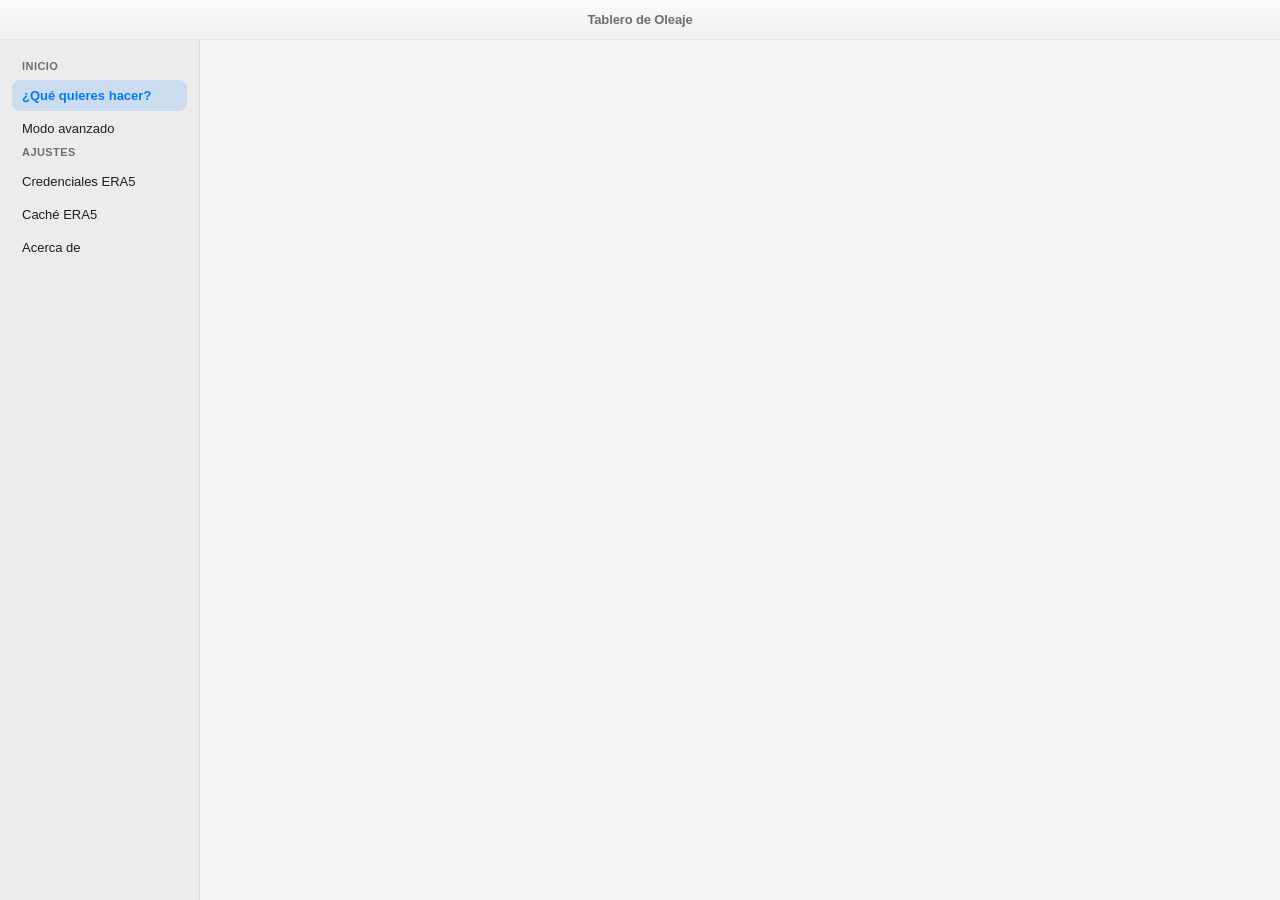
<file: ui/index.html>
<!DOCTYPE html>
<html lang="es">
<head>
  <meta charset="UTF-8" />
  <meta name="viewport" content="width=device-width, initial-scale=1" />
  <title>Tablero de Oleaje</title>
  <link rel="stylesheet" href="styles.css" />
</head>
<body>
  <div class="window" id="window">
    <header class="titlebar">
      <h1 class="titlebar-title">Tablero de Oleaje</h1>
    </header>

    <div class="content" id="content">
      <aside class="sidebar" id="sidebar">
        <div class="sidebar-section">Inicio</div>
        <button type="button" class="nav-item active" data-nav="inicio">¿Qué quieres hacer?</button>
        <button type="button" class="nav-item" data-nav="avanzado">Modo avanzado</button>
        <div class="sidebar-section">Ajustes</div>
        <button type="button" class="nav-item" data-nav="credenciales">Credenciales ERA5</button>
        <button type="button" class="nav-item" data-nav="cache">Caché ERA5</button>
        <button type="button" class="nav-item" data-nav="acerca">Acerca de</button>
      </aside>

      <main class="main" id="main"></main>
    </div>
  </div>

  <dialog id="dlg-borde" class="modal">
    <form method="dialog" class="modal-box">
      <h3>Condición de borde</h3>
      <label class="radio"><input type="radio" name="modo" value="retorno" checked /> Periodo de retorno (Gumbel)</label>
      <label class="radio"><input type="radio" name="modo" value="maximo" /> Máximo observado</label>
      <label class="radio"><input type="radio" name="modo" value="reinante" /> Oleaje reinante (p50)</label>
      <label class="field">T [años] (solo retorno)
        <input type="number" id="borde-tr" value="100" min="1" />
      </label>
      <div class="modal-actions">
        <button type="button" class="btn secondary" id="borde-cancel">Cancelar</button>
        <button type="submit" class="btn primary" value="aceptar">Aceptar</button>
      </div>
    </form>
  </dialog>

  <dialog id="dlg-confirm" class="modal">
    <form method="dialog" class="modal-box">
      <h3>Advertencias</h3>
      <pre id="confirm-text" class="log-pre"></pre>
      <div class="modal-actions">
        <button type="button" class="btn secondary" id="confirm-no">Cancelar</button>
        <button type="submit" class="btn primary" value="continuar">Continuar</button>
      </div>
    </form>
  </dialog>

  <script src="js/core.js"></script>
  <script src="js/feedback.js"></script>
  <script src="js/wizard-analizar.js"></script>
  <script src="js/wizard-modelar.js"></script>
  <script src="js/wizard-ver.js"></script>
  <script src="js/views.js"></script>
  <script src="app.js"></script>
</body>
</html>
</file>
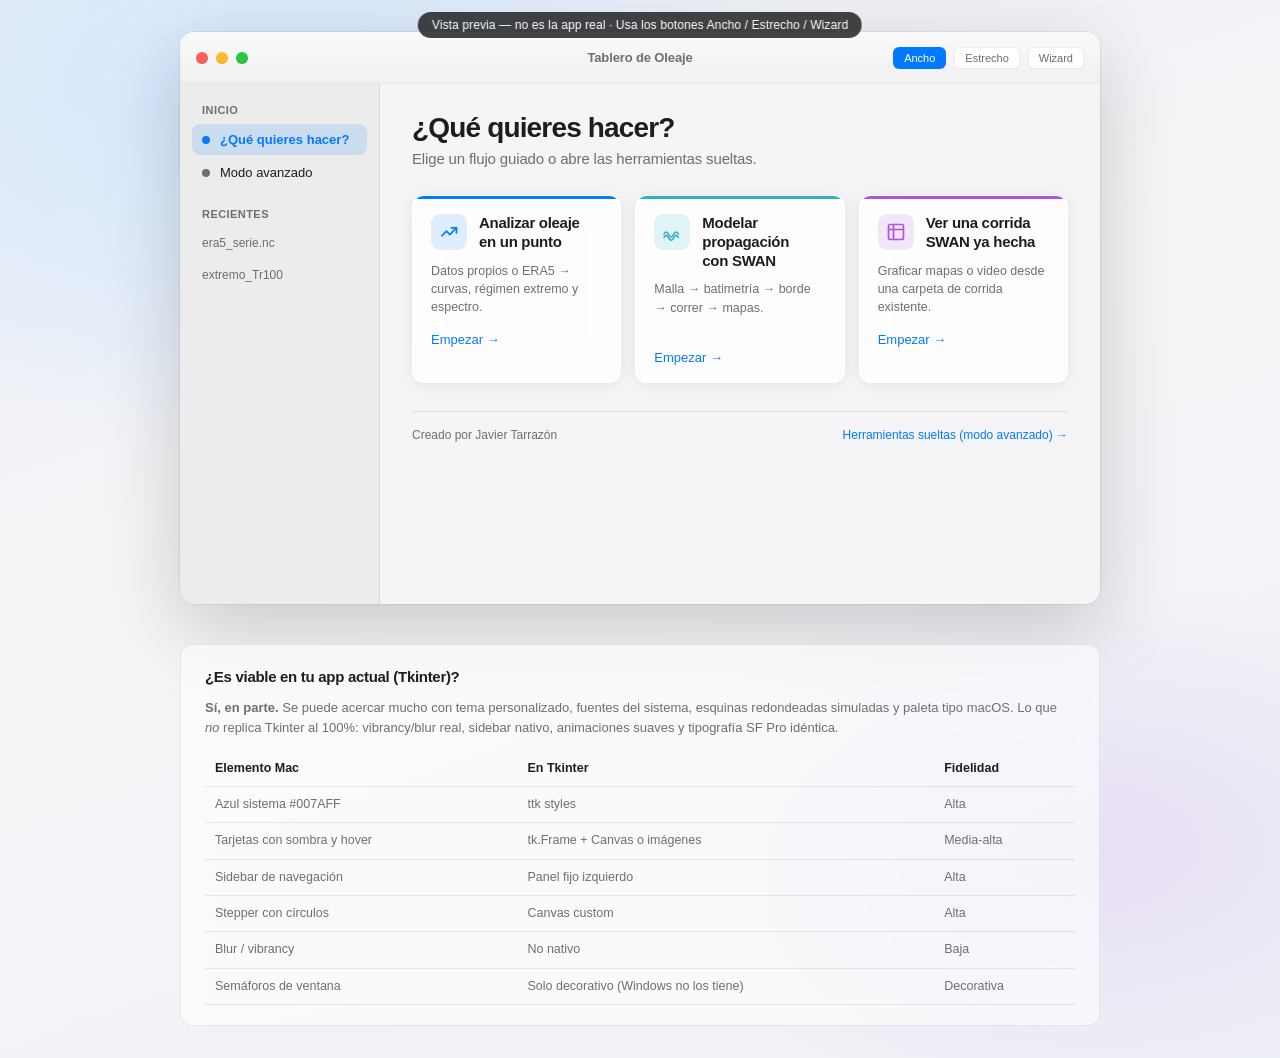
<file: preview_mac.html>
<!DOCTYPE html>
<html lang="es">
<head>
  <meta charset="UTF-8" />
  <meta name="viewport" content="width=device-width, initial-scale=1" />
  <title>Tablero de Oleaje — Preview estilo Mac</title>
  <style>
    :root {
      --mac-bg: #f5f5f7;
      --mac-sidebar: #ececec;
      --mac-card: rgba(255, 255, 255, 0.82);
      --mac-text: #1d1d1f;
      --mac-muted: #6e6e73;
      --mac-blue: #007aff;
      --mac-blue-hover: #0066d6;
      --mac-teal: #30b0c7;
      --mac-purple: #af52de;
      --mac-border: rgba(0, 0, 0, 0.08);
      --mac-shadow: 0 2px 16px rgba(0, 0, 0, 0.08), 0 0 1px rgba(0, 0, 0, 0.06);
      --mac-radius: 12px;
      --mac-font: -apple-system, BlinkMacSystemFont, "SF Pro Display", "SF Pro Text",
                  "Helvetica Neue", sans-serif;
    }

    * { box-sizing: border-box; margin: 0; padding: 0; }

    body {
      min-height: 100vh;
      display: flex;
      align-items: center;
      justify-content: center;
      padding: 32px 16px;
      font-family: var(--mac-font);
      background:
        radial-gradient(ellipse 80% 60% at 20% 10%, #d4e8ff 0%, transparent 55%),
        radial-gradient(ellipse 70% 50% at 85% 80%, #e8dff5 0%, transparent 50%),
        linear-gradient(160deg, #e8ecf4 0%, #f5f5f7 40%, #eef1f6 100%);
      color: var(--mac-text);
      -webkit-font-smoothing: antialiased;
    }

    .preview-note {
      position: fixed;
      top: 12px;
      left: 50%;
      transform: translateX(-50%);
      background: rgba(0, 0, 0, 0.72);
      color: #fff;
      font-size: 12px;
      padding: 6px 14px;
      border-radius: 20px;
      backdrop-filter: blur(12px);
      z-index: 10;
      letter-spacing: 0.01em;
    }

    .window {
      width: min(920px, 100%);
      background: var(--mac-bg);
      border-radius: 14px;
      box-shadow:
        0 24px 80px rgba(0, 0, 0, 0.18),
        0 0 0 0.5px rgba(0, 0, 0, 0.12);
      overflow: hidden;
      transition: width 0.35s ease;
    }

    .window.narrow { width: min(420px, 100%); }

    .titlebar {
      height: 52px;
      display: flex;
      align-items: center;
      padding: 0 16px;
      background: linear-gradient(180deg, #fafafa 0%, #f0f0f2 100%);
      border-bottom: 0.5px solid var(--mac-border);
      position: relative;
    }

    .traffic {
      display: flex;
      gap: 8px;
    }

    .traffic span {
      width: 12px;
      height: 12px;
      border-radius: 50%;
      display: block;
      box-shadow: inset 0 -1px 1px rgba(0,0,0,0.12);
    }
    .traffic .close  { background: #ff5f57; }
    .traffic .min    { background: #febc2e; }
    .traffic .max    { background: #28c840; }

    .titlebar h1 {
      position: absolute;
      left: 50%;
      transform: translateX(-50%);
      font-size: 13px;
      font-weight: 600;
      color: var(--mac-muted);
      letter-spacing: -0.01em;
    }

    .toolbar {
      display: flex;
      gap: 8px;
      margin-left: auto;
    }

    .toolbar button {
      font-family: inherit;
      font-size: 11px;
      padding: 4px 10px;
      border-radius: 6px;
      border: 0.5px solid var(--mac-border);
      background: #fff;
      color: var(--mac-muted);
      cursor: pointer;
    }
    .toolbar button.active {
      background: var(--mac-blue);
      color: #fff;
      border-color: transparent;
    }

    .content {
      display: grid;
      grid-template-columns: 200px 1fr;
      min-height: 520px;
    }

    .window.narrow .content {
      grid-template-columns: 1fr;
    }

    .sidebar {
      background: var(--mac-sidebar);
      border-right: 0.5px solid var(--mac-border);
      padding: 20px 12px;
    }

    .window.narrow .sidebar {
      display: none;
    }

    .sidebar .section {
      font-size: 11px;
      font-weight: 600;
      color: var(--mac-muted);
      text-transform: uppercase;
      letter-spacing: 0.04em;
      padding: 0 10px 8px;
    }

    .nav-item {
      display: flex;
      align-items: center;
      gap: 10px;
      padding: 8px 10px;
      border-radius: 8px;
      font-size: 13px;
      color: var(--mac-text);
      cursor: default;
      margin-bottom: 2px;
    }
    .nav-item.active {
      background: rgba(0, 122, 255, 0.14);
      color: var(--mac-blue);
      font-weight: 600;
    }
    .nav-item .dot {
      width: 8px;
      height: 8px;
      border-radius: 50%;
      flex-shrink: 0;
    }

    .main {
      padding: 28px 32px 24px;
      overflow: auto;
    }

    .window.narrow .main {
      padding: 20px 18px;
    }

    .hero-title {
      font-size: 28px;
      font-weight: 700;
      letter-spacing: -0.03em;
      line-height: 1.15;
      margin-bottom: 6px;
    }

    .hero-sub {
      font-size: 15px;
      color: var(--mac-muted);
      margin-bottom: 28px;
      letter-spacing: -0.01em;
    }

    .cards {
      display: grid;
      grid-template-columns: repeat(3, 1fr);
      gap: 14px;
    }

    .window.narrow .cards {
      grid-template-columns: 1fr;
    }

    .card {
      background: var(--mac-card);
      backdrop-filter: blur(20px) saturate(180%);
      -webkit-backdrop-filter: blur(20px) saturate(180%);
      border-radius: var(--mac-radius);
      border: 0.5px solid rgba(255, 255, 255, 0.6);
      box-shadow: var(--mac-shadow);
      padding: 18px 18px 16px;
      cursor: pointer;
      transition: transform 0.2s ease, box-shadow 0.2s ease;
      position: relative;
      overflow: hidden;
    }

    .card::before {
      content: "";
      position: absolute;
      top: 0; left: 0; right: 0;
      height: 3px;
      border-radius: var(--mac-radius) var(--mac-radius) 0 0;
    }
    .card.analizar::before { background: var(--mac-blue); }
    .card.modelar::before  { background: var(--mac-teal); }
    .card.ver::before      { background: var(--mac-purple); }

    .card:hover {
      transform: translateY(-2px);
      box-shadow: 0 8px 28px rgba(0, 0, 0, 0.12);
    }

    .card-head {
      display: flex;
      align-items: flex-start;
      gap: 12px;
      margin-bottom: 10px;
    }

    .card-icon {
      width: 36px;
      height: 36px;
      border-radius: 9px;
      display: flex;
      align-items: center;
      justify-content: center;
      flex-shrink: 0;
    }
    .card.analizar .card-icon { background: rgba(0,122,255,0.12); color: var(--mac-blue); }
    .card.modelar  .card-icon { background: rgba(48,176,199,0.14); color: var(--mac-teal); }
    .card.ver      .card-icon { background: rgba(175,82,222,0.14); color: var(--mac-purple); }

    .card-icon svg { width: 20px; height: 20px; }

    .card h3 {
      font-size: 15px;
      font-weight: 600;
      letter-spacing: -0.02em;
      line-height: 1.25;
    }

    .card p {
      font-size: 12.5px;
      color: var(--mac-muted);
      line-height: 1.45;
      margin-bottom: 14px;
      min-height: 54px;
    }

    .card .btn {
      display: inline-flex;
      align-items: center;
      gap: 4px;
      font-size: 13px;
      font-weight: 500;
      color: var(--mac-blue);
      background: none;
      border: none;
      font-family: inherit;
      cursor: pointer;
      padding: 0;
    }
    .card .btn:hover { color: var(--mac-blue-hover); }

    .footer {
      margin-top: 28px;
      padding-top: 16px;
      border-top: 0.5px solid var(--mac-border);
      display: flex;
      justify-content: space-between;
      align-items: center;
      font-size: 12px;
      color: var(--mac-muted);
    }

    .footer a {
      color: var(--mac-blue);
      text-decoration: none;
      font-weight: 500;
    }

    /* Panel wizard (vista alternativa) */
    .wizard-panel { display: none; }
    .window.show-wizard .home-panel { display: none; }
    .window.show-wizard .wizard-panel { display: block; }

    .stepper {
      display: flex;
      align-items: center;
      gap: 0;
      margin-bottom: 24px;
      flex-wrap: wrap;
    }

    .step {
      display: flex;
      align-items: center;
      gap: 8px;
      font-size: 12px;
      color: var(--mac-muted);
    }
    .step .num {
      width: 24px;
      height: 24px;
      border-radius: 50%;
      display: flex;
      align-items: center;
      justify-content: center;
      font-size: 11px;
      font-weight: 600;
      background: #e5e5ea;
      color: var(--mac-muted);
    }
    .step.done .num { background: var(--mac-blue); color: #fff; }
    .step.active .num {
      background: var(--mac-blue);
      color: #fff;
      box-shadow: 0 0 0 3px rgba(0,122,255,0.25);
    }
    .step.active { color: var(--mac-text); font-weight: 600; }

    .step-line {
      width: 28px;
      height: 2px;
      background: #e5e5ea;
      margin: 0 6px;
    }
    .step-line.done { background: var(--mac-blue); }

    .form-card {
      background: #fff;
      border-radius: var(--mac-radius);
      border: 0.5px solid var(--mac-border);
      padding: 20px;
      box-shadow: var(--mac-shadow);
      margin-bottom: 16px;
    }

    .form-card label {
      display: block;
      font-size: 12px;
      font-weight: 600;
      color: var(--mac-muted);
      margin-bottom: 6px;
    }

    .form-card input {
      width: 100%;
      padding: 8px 10px;
      border-radius: 8px;
      border: 0.5px solid #d1d1d6;
      font-family: inherit;
      font-size: 14px;
      background: #fafafa;
      margin-bottom: 14px;
    }
    .form-card input:focus {
      outline: none;
      border-color: var(--mac-blue);
      box-shadow: 0 0 0 3px rgba(0,122,255,0.2);
      background: #fff;
    }

    .mac-primary {
      font-family: inherit;
      font-size: 13px;
      font-weight: 500;
      padding: 7px 18px;
      border-radius: 8px;
      border: none;
      background: var(--mac-blue);
      color: #fff;
      cursor: pointer;
      box-shadow: 0 1px 3px rgba(0,122,255,0.35);
    }
    .mac-primary:hover { background: var(--mac-blue-hover); }

    .mac-secondary {
      font-family: inherit;
      font-size: 13px;
      padding: 7px 14px;
      border-radius: 8px;
      border: 0.5px solid #d1d1d6;
      background: #fff;
      color: var(--mac-text);
      cursor: pointer;
      margin-right: 8px;
    }

    .status {
      display: inline-flex;
      align-items: center;
      gap: 6px;
      font-size: 12px;
      color: var(--mac-blue);
      margin-bottom: 12px;
    }
    .status::before {
      content: "";
      width: 7px;
      height: 7px;
      border-radius: 50%;
      background: var(--mac-blue);
    }

    .compare {
      margin-top: 40px;
      max-width: 920px;
      width: 100%;
      background: rgba(255,255,255,0.6);
      backdrop-filter: blur(12px);
      border-radius: 12px;
      padding: 20px 24px;
      border: 0.5px solid var(--mac-border);
      font-size: 13px;
      line-height: 1.55;
      color: var(--mac-muted);
    }
    .compare h2 {
      font-size: 15px;
      color: var(--mac-text);
      margin-bottom: 10px;
      letter-spacing: -0.02em;
    }
    .compare table {
      width: 100%;
      border-collapse: collapse;
      margin-top: 12px;
      font-size: 12.5px;
    }
    .compare th, .compare td {
      text-align: left;
      padding: 8px 10px;
      border-bottom: 0.5px solid var(--mac-border);
    }
    .compare th { color: var(--mac-text); font-weight: 600; }
  </style>
</head>
<body>
  <div class="preview-note">Vista previa — no es la app real · Usa los botones Ancho / Estrecho / Wizard</div>

  <div style="display:flex; flex-direction:column; align-items:center; gap:0;">
    <div class="window" id="win">
      <div class="titlebar">
        <div class="traffic">
          <span class="close"></span>
          <span class="min"></span>
          <span class="max"></span>
        </div>
        <h1>Tablero de Oleaje</h1>
        <div class="toolbar">
          <button id="btnWide" class="active">Ancho</button>
          <button id="btnNarrow">Estrecho</button>
          <button id="btnWizard">Wizard</button>
        </div>
      </div>

      <div class="content">
        <aside class="sidebar">
          <div class="section">Inicio</div>
          <div class="nav-item active">
            <span class="dot" style="background:var(--mac-blue)"></span>
            ¿Qué quieres hacer?
          </div>
          <div class="nav-item">
            <span class="dot" style="background:var(--mac-muted)"></span>
            Modo avanzado
          </div>
          <div class="section" style="margin-top:20px">Recientes</div>
          <div class="nav-item" style="font-size:12px;color:var(--mac-muted)">
            era5_serie.nc
          </div>
          <div class="nav-item" style="font-size:12px;color:var(--mac-muted)">
            extremo_Tr100
          </div>
        </aside>

        <main class="main">
          <!-- Pantalla inicio -->
          <div class="home-panel">
            <h2 class="hero-title">¿Qué quieres hacer?</h2>
            <p class="hero-sub">Elige un flujo guiado o abre las herramientas sueltas.</p>

            <div class="cards">
              <article class="card analizar">
                <div class="card-head">
                  <div class="card-icon">
                    <svg viewBox="0 0 24 24" fill="none" stroke="currentColor" stroke-width="2">
                      <polyline points="3 17 9 11 13 15 21 7"/>
                      <polyline points="14 7 21 7 21 14"/>
                    </svg>
                  </div>
                  <h3>Analizar oleaje<br>en un punto</h3>
                </div>
                <p>Datos propios o ERA5 → curvas, régimen extremo y espectro.</p>
                <button class="btn">Empezar →</button>
              </article>

              <article class="card modelar">
                <div class="card-head">
                  <div class="card-icon">
                    <svg viewBox="0 0 24 24" fill="none" stroke="currentColor" stroke-width="2">
                      <path d="M2 15c2-4 4-4 6 0s4 4 6 0 4-4 6 0"/>
                      <path d="M2 19c2-4 4-4 6 0s4 4 6 0 4-4 6 0"/>
                    </svg>
                  </div>
                  <h3>Modelar propagación<br>con SWAN</h3>
                </div>
                <p>Malla → batimetría → borde → correr → mapas.</p>
                <button class="btn">Empezar →</button>
              </article>

              <article class="card ver">
                <div class="card-head">
                  <div class="card-icon">
                    <svg viewBox="0 0 24 24" fill="none" stroke="currentColor" stroke-width="2">
                      <rect x="3" y="3" width="18" height="18" rx="2"/>
                      <path d="M3 9h18M9 3v18"/>
                    </svg>
                  </div>
                  <h3>Ver una corrida<br>SWAN ya hecha</h3>
                </div>
                <p>Graficar mapas o video desde una carpeta de corrida existente.</p>
                <button class="btn">Empezar →</button>
              </article>
            </div>

            <footer class="footer">
              <span>Creado por Javier Tarrazón</span>
              <a href="#">Herramientas sueltas (modo avanzado) →</a>
            </footer>
          </div>

          <!-- Pantalla wizard (ejemplo) -->
          <div class="wizard-panel">
            <h2 class="hero-title" style="font-size:22px">Modelar propagación con SWAN</h2>

            <div class="stepper">
              <div class="step done"><span class="num">✓</span> Malla</div>
              <div class="step-line done"></div>
              <div class="step done"><span class="num">✓</span> Batimetría</div>
              <div class="step-line done"></div>
              <div class="step active"><span class="num">3</span> Borde</div>
              <div class="step-line"></div>
              <div class="step"><span class="num">4</span> Correr</div>
              <div class="step-line"></div>
              <div class="step"><span class="num">5</span> Mapas</div>
            </div>

            <div class="status">Listo.</div>

            <div class="form-card">
              <label>Hs de borde [m]</label>
              <input type="text" value="3.0" />
              <label>Tp de borde [s]</label>
              <input type="text" value="12.0" />
              <label>Dirección [°]</label>
              <input type="text" value="290" />
            </div>

            <div style="display:flex; justify-content:space-between; align-items:center">
              <button class="mac-secondary">← Inicio</button>
              <div>
                <button class="mac-secondary">Atrás</button>
                <button class="mac-primary">Siguiente →</button>
              </div>
            </div>
          </div>
        </main>
      </div>
    </div>

    <div class="compare">
      <h2>¿Es viable en tu app actual (Tkinter)?</h2>
      <p>
        <strong>Sí, en parte.</strong> Se puede acercar mucho con tema personalizado, fuentes del sistema,
        esquinas redondeadas simuladas y paleta tipo macOS. Lo que <em>no</em> replica Tkinter al 100%:
        vibrancy/blur real, sidebar nativo, animaciones suaves y tipografía SF Pro idéntica.
      </p>
      <table>
        <tr><th>Elemento Mac</th><th>En Tkinter</th><th>Fidelidad</th></tr>
        <tr><td>Azul sistema #007AFF</td><td>ttk styles</td><td>Alta</td></tr>
        <tr><td>Tarjetas con sombra y hover</td><td>tk.Frame + Canvas o imágenes</td><td>Media-alta</td></tr>
        <tr><td>Sidebar de navegación</td><td>Panel fijo izquierdo</td><td>Alta</td></tr>
        <tr><td>Stepper con círculos</td><td>Canvas custom</td><td>Alta</td></tr>
        <tr><td>Blur / vibrancy</td><td>No nativo</td><td>Baja</td></tr>
        <tr><td>Semáforos de ventana</td><td>Solo decorativo (Windows no los tiene)</td><td>Decorativa</td></tr>
      </table>
    </div>
  </div>

  <script>
    const win = document.getElementById('win');
    document.getElementById('btnWide').onclick = () => {
      win.classList.remove('narrow', 'show-wizard');
      setActive('btnWide');
    };
    document.getElementById('btnNarrow').onclick = () => {
      win.classList.add('narrow');
      win.classList.remove('show-wizard');
      setActive('btnNarrow');
    };
    document.getElementById('btnWizard').onclick = () => {
      win.classList.remove('narrow');
      win.classList.add('show-wizard');
      setActive('btnWizard');
    };
    function setActive(id) {
      document.querySelectorAll('.toolbar button').forEach(b => b.classList.remove('active'));
      document.getElementById(id).classList.add('active');
    }
  </script>
</body>
</html>
</file>
<file: ui/styles.css>
:root {
  --mac-bg: #f5f5f7;
  --mac-sidebar: #ececec;
  --mac-card: #ffffff;
  --mac-text: #1d1d1f;
  --mac-muted: #6e6e73;
  --mac-blue: #007aff;
  --mac-blue-hover: #0066d6;
  --mac-teal: #30b0c7;
  --mac-purple: #af52de;
  --mac-orange: #ff9500;
  --mac-border: rgba(0, 0, 0, 0.08);
  --mac-shadow: 0 2px 16px rgba(0, 0, 0, 0.08), 0 0 1px rgba(0, 0, 0, 0.06);
  --mac-radius: 12px;
  --mac-font: "Segoe UI", -apple-system, BlinkMacSystemFont, "Helvetica Neue", sans-serif;
}

* { box-sizing: border-box; margin: 0; padding: 0; }

html, body {
  height: 100%;
  font-family: var(--mac-font);
  color: var(--mac-text);
  background: var(--mac-bg);
  -webkit-font-smoothing: antialiased;
  overflow: hidden;
}

.window {
  height: 100vh;
  display: flex;
  flex-direction: column;
  background: var(--mac-bg);
}

.titlebar {
  height: 40px;
  flex-shrink: 0;
  display: flex;
  align-items: center;
  justify-content: center;
  padding: 0 16px;
  background: linear-gradient(180deg, #fafafa 0%, #f0f0f2 100%);
  border-bottom: 0.5px solid var(--mac-border);
}

.titlebar-title {
  font-size: 13px; font-weight: 600; color: var(--mac-muted);
  letter-spacing: -0.01em;
}

.content {
  flex: 1;
  display: grid;
  grid-template-columns: 200px 1fr;
  min-height: 0;
}

.window.narrow .content { grid-template-columns: 1fr; }
.window.narrow .sidebar { display: none; }

.sidebar {
  background: var(--mac-sidebar);
  border-right: 0.5px solid var(--mac-border);
  padding: 20px 12px;
  overflow-y: auto;
}

.sidebar-section {
  font-size: 11px; font-weight: 600; color: var(--mac-muted);
  text-transform: uppercase; letter-spacing: 0.04em;
  padding: 0 10px 8px;
}

.nav-item {
  display: block; width: 100%; text-align: left;
  padding: 8px 10px; margin-bottom: 2px;
  border: none; border-radius: 8px;
  font-family: inherit; font-size: 13px;
  color: var(--mac-text); background: transparent;
  cursor: pointer;
}
.nav-item:hover { background: rgba(0,0,0,0.04); }
.nav-item.active {
  background: rgba(0, 122, 255, 0.14);
  color: var(--mac-blue); font-weight: 600;
}

.main {
  padding: 28px 32px 24px;
  overflow-y: auto;
  min-height: 0;
}

.hero-title {
  font-size: 26px; font-weight: 700;
  letter-spacing: -0.03em; line-height: 1.15; margin-bottom: 6px;
}

.hero-sub {
  font-size: 15px; color: var(--mac-muted);
  margin-bottom: 24px;
}

.cards {
  display: grid;
  grid-template-columns: repeat(auto-fit, minmax(220px, 1fr));
  gap: 14px;
}

.window.narrow .cards { grid-template-columns: 1fr; }

.card {
  background: var(--mac-card);
  border-radius: var(--mac-radius);
  border: 0.5px solid var(--mac-border);
  box-shadow: var(--mac-shadow);
  padding: 18px 18px 16px;
  cursor: pointer;
  transition: transform 0.2s ease, box-shadow 0.2s ease;
  position: relative; overflow: hidden;
}

.card::before {
  content: ""; position: absolute; top: 0; left: 0; right: 0; height: 3px;
}
.card.analizar::before { background: var(--mac-blue); }
.card.modelar::before  { background: var(--mac-teal); }
.card.procesar::before { background: var(--mac-orange); }
.card.ver::before      { background: var(--mac-purple); }

.card:hover {
  transform: translateY(-2px);
  box-shadow: 0 8px 28px rgba(0, 0, 0, 0.12);
}

.card-head { display: flex; gap: 12px; margin-bottom: 10px; align-items: flex-start; }

.card-icon {
  width: 36px; height: 36px; border-radius: 9px;
  display: flex; align-items: center; justify-content: center; flex-shrink: 0;
}
.card.analizar .card-icon { background: rgba(0,122,255,0.12); color: var(--mac-blue); }
.card.modelar  .card-icon { background: rgba(48,176,199,0.14); color: var(--mac-teal); }
.card.procesar .card-icon { background: rgba(255,149,0,0.14); color: var(--mac-orange); }
.card.ver      .card-icon { background: rgba(175,82,222,0.14); color: var(--mac-purple); }
.card-icon svg { width: 20px; height: 20px; }

.card h3 { font-size: 15px; font-weight: 600; line-height: 1.25; }
.card p { font-size: 12.5px; color: var(--mac-muted); line-height: 1.45; margin-bottom: 12px; min-height: 48px; }
.card-link { font-size: 13px; font-weight: 500; color: var(--mac-blue); }

.footer {
  margin-top: 24px; padding-top: 16px;
  border-top: 0.5px solid var(--mac-border);
  display: flex; justify-content: space-between; align-items: center;
  font-size: 12px; color: var(--mac-muted);
}

/* Wizard */
.stepper {
  display: flex; align-items: flex-start; flex-wrap: wrap;
  gap: 0; margin-bottom: 16px;
}

.step-item { display: flex; align-items: center; }
.step-node {
  display: flex; flex-direction: column; align-items: center;
  min-width: 64px; max-width: 88px;
}
.step-circle {
  width: 24px; height: 24px; border-radius: 50%;
  display: flex; align-items: center; justify-content: center;
  font-size: 11px; font-weight: 600;
  background: #e5e5ea; color: var(--mac-muted);
}
.step-item.done .step-circle { background: var(--mac-blue); color: #fff; }
.step-item.active .step-circle {
  background: var(--mac-blue); color: #fff;
  box-shadow: 0 0 0 3px rgba(0,122,255,0.25);
}
.step-label {
  font-size: 10px; color: var(--mac-muted); margin-top: 4px;
  text-align: center; line-height: 1.2;
}
.step-item.active .step-label { color: var(--mac-text); font-weight: 600; }
.step-line {
  width: 24px; height: 2px; background: #e5e5ea; margin: 0 2px; margin-top: 11px;
}
.step-line.done { background: var(--mac-blue); }

.form-card {
  background: #fff; border-radius: var(--mac-radius);
  border: 0.5px solid var(--mac-border);
  padding: 20px; box-shadow: var(--mac-shadow);
  margin-bottom: 16px;
}

.field { display: block; margin-bottom: 14px; }
.field span, .field > label:first-child {
  display: block; font-size: 12px; font-weight: 600;
  color: var(--mac-muted); margin-bottom: 6px;
}
.field input[type=text],
.field input[type=number],
.field input:not([type]),
.field select {
  width: 100%; padding: 8px 10px; border-radius: 8px;
  border: 0.5px solid #d1d1d6; font-family: inherit; font-size: 14px;
  background: #fafafa;
}
.field input:focus {
  outline: none; border-color: var(--mac-blue);
  box-shadow: 0 0 0 3px rgba(0,122,255,0.2); background: #fff;
}

.field-row { display: flex; gap: 12px; flex-wrap: wrap; }
.field-row .field { flex: 1; min-width: 120px; }

.radio { display: flex; align-items: center; gap: 8px; margin-bottom: 8px; font-size: 14px; cursor: pointer; }
.check-row { display: flex; gap: 12px; flex-wrap: wrap; margin-top: 8px; }
.check-row label { font-size: 14px; display: flex; align-items: center; gap: 4px; }

.btn {
  font-family: inherit; font-size: 13px; font-weight: 500;
  padding: 8px 16px; border-radius: 8px; border: none; cursor: pointer;
}
.btn.primary { background: var(--mac-blue); color: #fff; box-shadow: 0 1px 3px rgba(0,122,255,0.35); }
.btn.primary:hover { background: var(--mac-blue-hover); }
.btn.primary:disabled { opacity: 0.5; cursor: not-allowed; }
.btn.secondary {
  background: #fff; color: var(--mac-text);
  border: 0.5px solid #d1d1d6;
}
.btn.secondary:hover { background: #f5f5f7; }
.btn.link { background: none; color: var(--mac-blue); padding: 0; border: none; }

.wizard-foot {
  display: flex; justify-content: space-between; align-items: center;
  margin-top: 12px; gap: 12px;
}
.wizard-foot-right { display: flex; gap: 8px; }

.status-bar {
  display: flex; align-items: center; gap: 8px;
  font-size: 12px; color: var(--mac-blue); margin-bottom: 10px;
}
.status-bar::before {
  content: ""; width: 7px; height: 7px; border-radius: 50%; background: currentColor;
}
.status-bar.processing { color: #ff9500; }
.status-bar.error { color: #ff3b30; }

.progress-wrap {
  height: 4px; background: #e5e5ea; border-radius: 2px;
  margin-bottom: 10px; overflow: hidden; display: none;
}
.progress-wrap.visible { display: block; }
.progress-bar {
  height: 100%; background: var(--mac-blue); width: 0%;
  transition: width 0.2s ease;
}
.progress-bar.indeterminate {
  width: 30%; animation: indet 1.2s ease-in-out infinite;
}
@keyframes indet {
  0% { transform: translateX(-100%); }
  100% { transform: translateX(400%); }
}

.titlebar { -webkit-app-region: drag; user-select: none; }
.titlebar-title { -webkit-app-region: drag; }
.nav-item, .btn, input, select, textarea, a { -webkit-app-region: no-drag; }

.inline-error {
  background: #fff2f0; color: #c93400; border: 0.5px solid #ffc9c0;
  border-radius: 8px; padding: 10px 12px; font-size: 13px; margin-bottom: 10px;
}
.inline-error.ok { background: #e8f5ea; color: #248a3d; border-color: #b8e6c0; }
.inline-error.warn { background: #fff4e5; color: #b45309; border-color: #ffe0b2; }

.field-error input { border-color: #ff3b30 !important; }
.field-err-msg { display: block; font-size: 11px; color: #ff3b30; margin-top: 4px; }

.semaforo { display: flex; flex-wrap: wrap; gap: 6px; margin-bottom: 12px; }
.chip {
  font-size: 11px; font-weight: 600; padding: 4px 8px; border-radius: 6px;
  background: #e5e5ea; color: var(--mac-muted);
}
.chip.ok { background: #e8f5ea; color: #248a3d; }
.chip.warn { background: #fff4e5; color: #b45309; }
.chip.err { background: #fff2f0; color: #c93400; }

.semaforo-list { list-style: none; font-size: 12px; line-height: 1.6; margin: 0 0 12px; padding: 0; }
.semaforo-list .sem-ok { color: #248a3d; }
.semaforo-list .sem-warn { color: #b45309; }
.semaforo-list .sem-na, .semaforo-list .sem-err { color: var(--mac-muted); }

.comparacion-box {
  background: #f0f7ff; border-radius: 8px; padding: 10px; font-size: 12px; margin-bottom: 12px;
}
.reporte-detalle { font-size: 12px; color: var(--mac-muted); }
.wizard-ayuda { margin-bottom: 12px; line-height: 1.45; }

.preview-panel {
  margin-top: 12px; border-radius: var(--mac-radius);
  border: 0.5px solid var(--mac-border); padding: 12px; background: #fff;
}
.preview-img { max-width: 100%; border-radius: 8px; display: block; margin-bottom: 8px; }
.preview-img-sm { max-width: 100%; max-height: 220px; border-radius: 8px; }
.preview-inline { margin-top: 10px; }
.preview-actions { display: flex; gap: 8px; flex-wrap: wrap; }

.btn-sm { padding: 5px 10px; font-size: 12px; }

.home-section { margin-top: 24px; }
.section-title { font-size: 14px; font-weight: 600; margin-bottom: 10px; }
.recientes-grid {
  display: grid; grid-template-columns: repeat(auto-fill, minmax(120px, 1fr)); gap: 10px;
}
.rec-item {
  background: #fff; border-radius: 10px; border: 0.5px solid var(--mac-border);
  padding: 8px; cursor: pointer; text-align: center;
}
.rec-item:hover { box-shadow: var(--mac-shadow); }
.rec-thumb { width: 100%; height: 72px; object-fit: cover; border-radius: 6px; background: #eee; }
.rec-thumb.placeholder { display: flex; align-items: center; justify-content: center; font-size: 11px; color: var(--mac-muted); }
.rec-name { font-size: 10px; display: block; margin-top: 4px; word-break: break-all; color: var(--mac-muted); }

.resume-banner {
  display: flex; align-items: center; gap: 10px; flex-wrap: wrap;
  background: #f0f7ff; border-radius: 10px; padding: 10px 14px; margin-bottom: 16px; font-size: 13px;
}
.home-actions { margin-bottom: 12px; }

.soft-divider { border: none; border-top: 0.5px solid var(--mac-border); margin: 16px 0; }

.table-wrap { overflow-x: auto; }
.data-table { width: 100%; border-collapse: collapse; font-size: 13px; }
.data-table th, .data-table td { text-align: left; padding: 8px 10px; border-bottom: 0.5px solid var(--mac-border); }
.data-table th { font-size: 11px; text-transform: uppercase; color: var(--mac-muted); }

.about-box p { margin-bottom: 8px; font-size: 14px; line-height: 1.5; }

.explain { font-size: 13px; line-height: 1.5; color: var(--mac-muted); margin-bottom: 14px; }
.hint-list { margin: 8px 0 0 18px; font-size: 12px; color: var(--mac-muted); }

.bati-resumen { margin-top: 12px; padding: 10px; border-radius: 8px; background: #fafafa; border: 0.5px solid var(--mac-border); }
.bati-resumen.err { background: #fff8f7; border-color: #ffc9c0; }
.bati-resumen.warn { background: #fffbf5; border-color: #ffe0b2; }

.tab-bar { display: flex; gap: 4px; margin-bottom: 12px; }
.tab-btn {
  font-family: inherit; font-size: 12px; padding: 6px 12px; border-radius: 8px;
  border: 0.5px solid #d1d1d6; background: #fff; cursor: pointer;
}
.tab-btn.active { background: rgba(0,122,255,0.12); border-color: var(--mac-blue); color: var(--mac-blue); font-weight: 600; }
.tab-btn.disabled, .tab-btn:disabled { opacity: 0.45; cursor: not-allowed; }
.tab-panel.hidden { display: none; }

.borde-diagram { margin-bottom: 16px; }
.borde-grid {
  display: grid; grid-template-columns: 1fr 2fr 1fr; grid-template-rows: auto 1fr auto;
  gap: 4px; max-width: 280px; font-size: 11px; text-align: center;
}
.borde-domain {
  grid-column: 2; grid-row: 2; border: 2px dashed var(--mac-blue);
  border-radius: 8px; padding: 12px 8px; background: rgba(0,122,255,0.06);
  display: flex; align-items: center; justify-content: center; flex-direction: column;
}
.borde-n { grid-column: 2; grid-row: 1; color: var(--mac-muted); }
.borde-s { grid-column: 2; grid-row: 3; color: var(--mac-muted); }
.borde-w { grid-column: 1; grid-row: 2; align-self: center; color: var(--mac-muted); }
.borde-e { grid-column: 3; grid-row: 2; align-self: center; color: var(--mac-muted); }

.checklist { list-style: none; padding: 0; margin: 0 0 14px; font-size: 13px; }
.checklist li { padding: 6px 0; border-bottom: 0.5px solid var(--mac-border); display: flex; gap: 8px; align-items: baseline; }
.checklist li.ok { color: #248a3d; }
.checklist li.pending { color: var(--mac-muted); }
.check-icon { font-weight: 700; width: 1em; }

.log-panel {
  margin-top: 12px; border-radius: 8px;
  border: 0.5px solid var(--mac-border); background: #fafafa;
  max-height: 140px; overflow-y: auto;
}
.log-pre {
  font-family: Consolas, monospace; font-size: 11px;
  padding: 10px; white-space: pre-wrap; color: #333;
  margin: 0;
}

.hint { font-size: 12px; color: var(--mac-muted); margin-top: 8px; }
.hint.ok { color: #248a3d; }
.hint.warn { color: #b45309; }
.hint.err { color: #c93400; }

.cds-status {
  display: inline-flex; align-items: center; gap: 6px;
  font-size: 13px; font-weight: 500; padding: 6px 10px;
  border-radius: 8px; margin-bottom: 16px;
}
.cds-status.ok { background: #e8f5ea; color: #248a3d; }
.cds-status.pending { background: #fff4e5; color: #b45309; }

.instr-list {
  margin: 0 0 16px 18px; font-size: 13px; color: var(--mac-muted); line-height: 1.5;
}
.instr-list a { color: var(--mac-blue); }

.modal::backdrop { background: rgba(0,0,0,0.35); }
.modal-box {
  border: none; border-radius: 12px; padding: 20px;
  min-width: 320px; box-shadow: 0 16px 48px rgba(0,0,0,0.2);
}
.modal-box h3 { margin-bottom: 12px; font-size: 16px; }
.modal-actions { display: flex; justify-content: flex-end; gap: 8px; margin-top: 16px; }

.hidden { display: none !important; }
</file>
